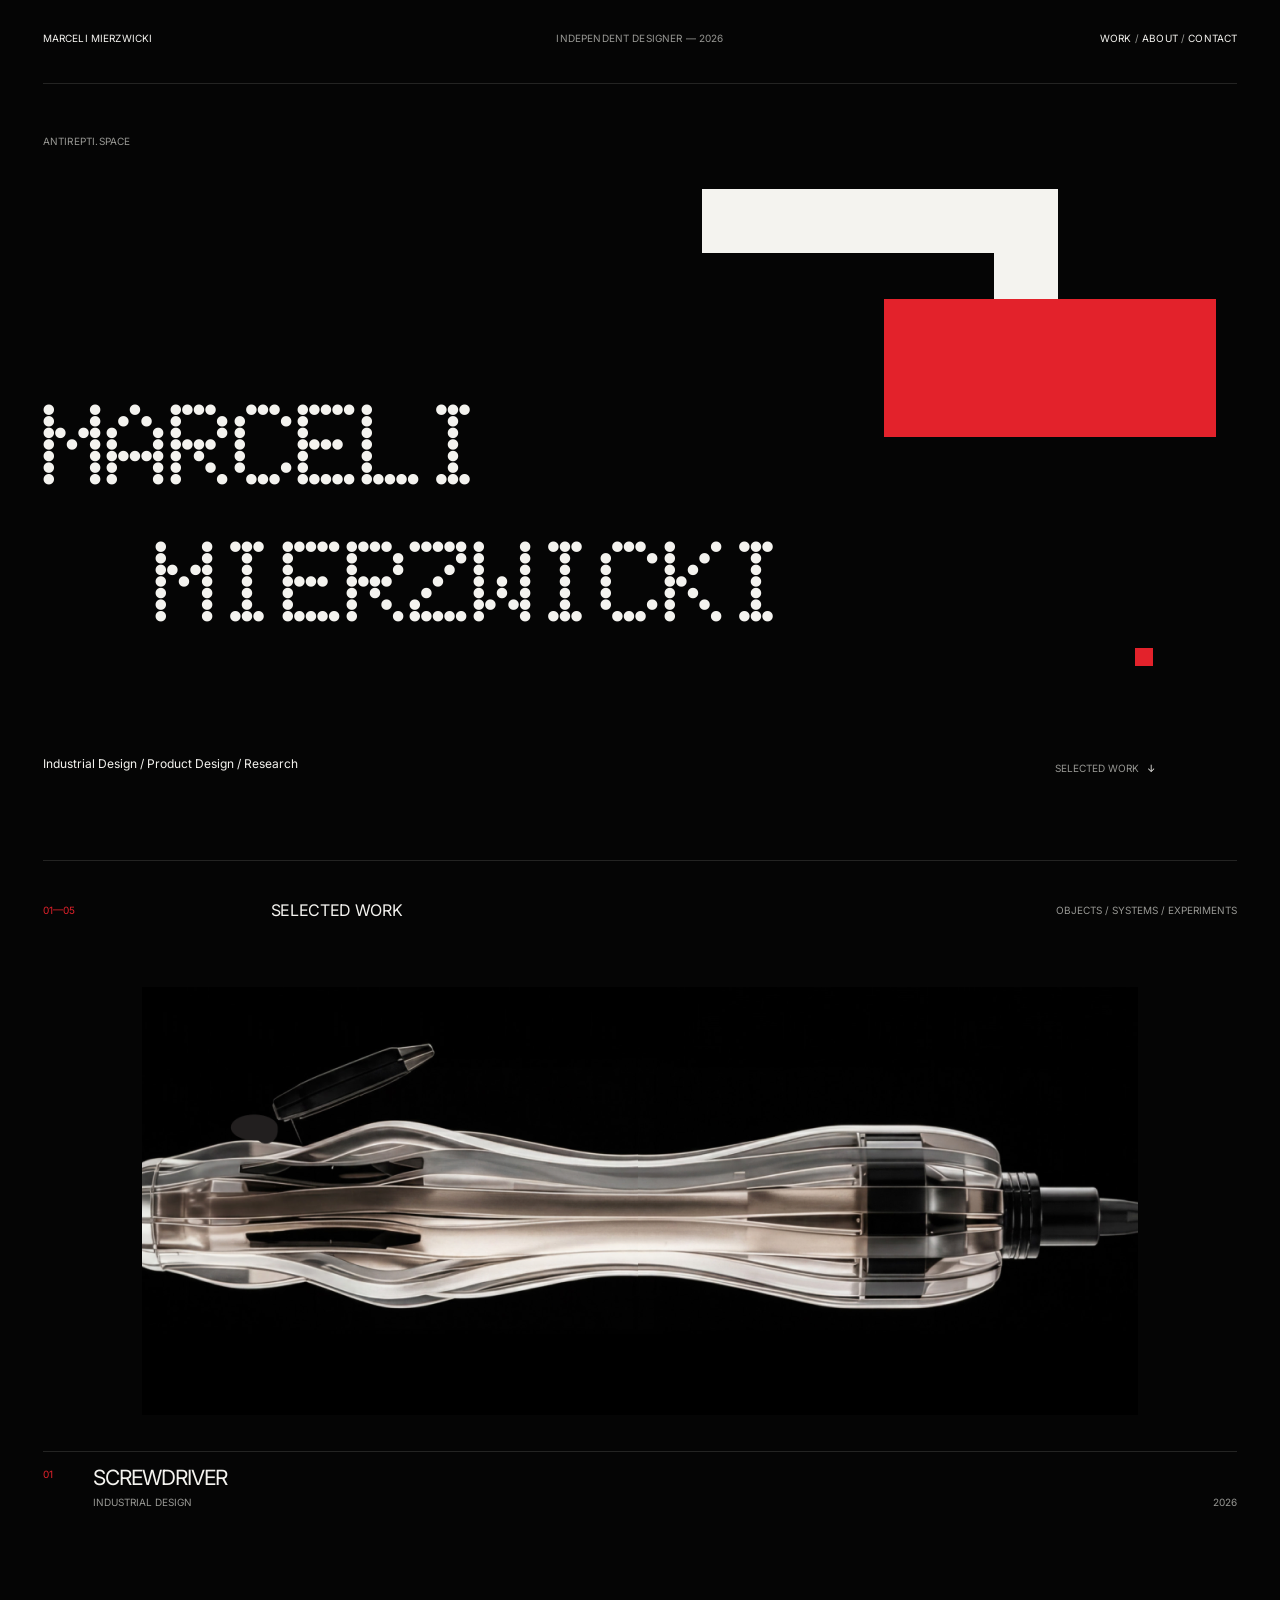
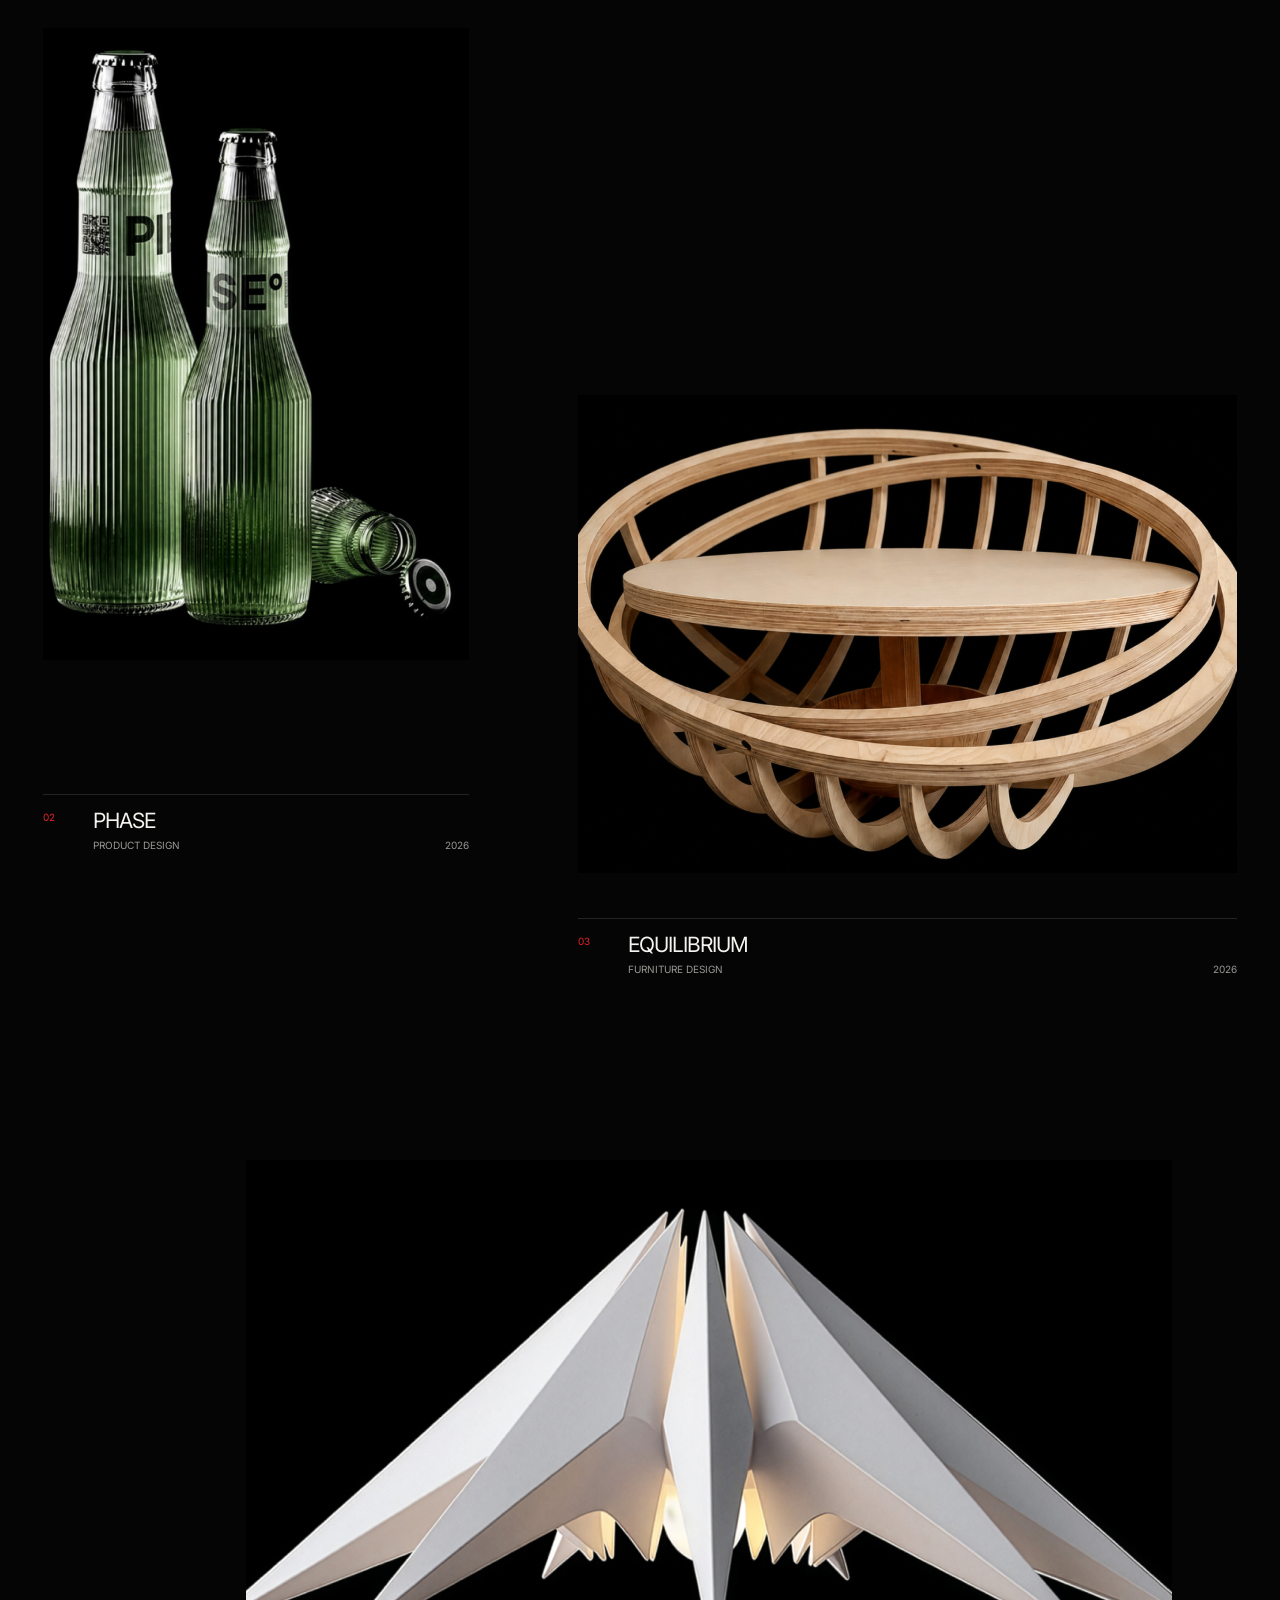
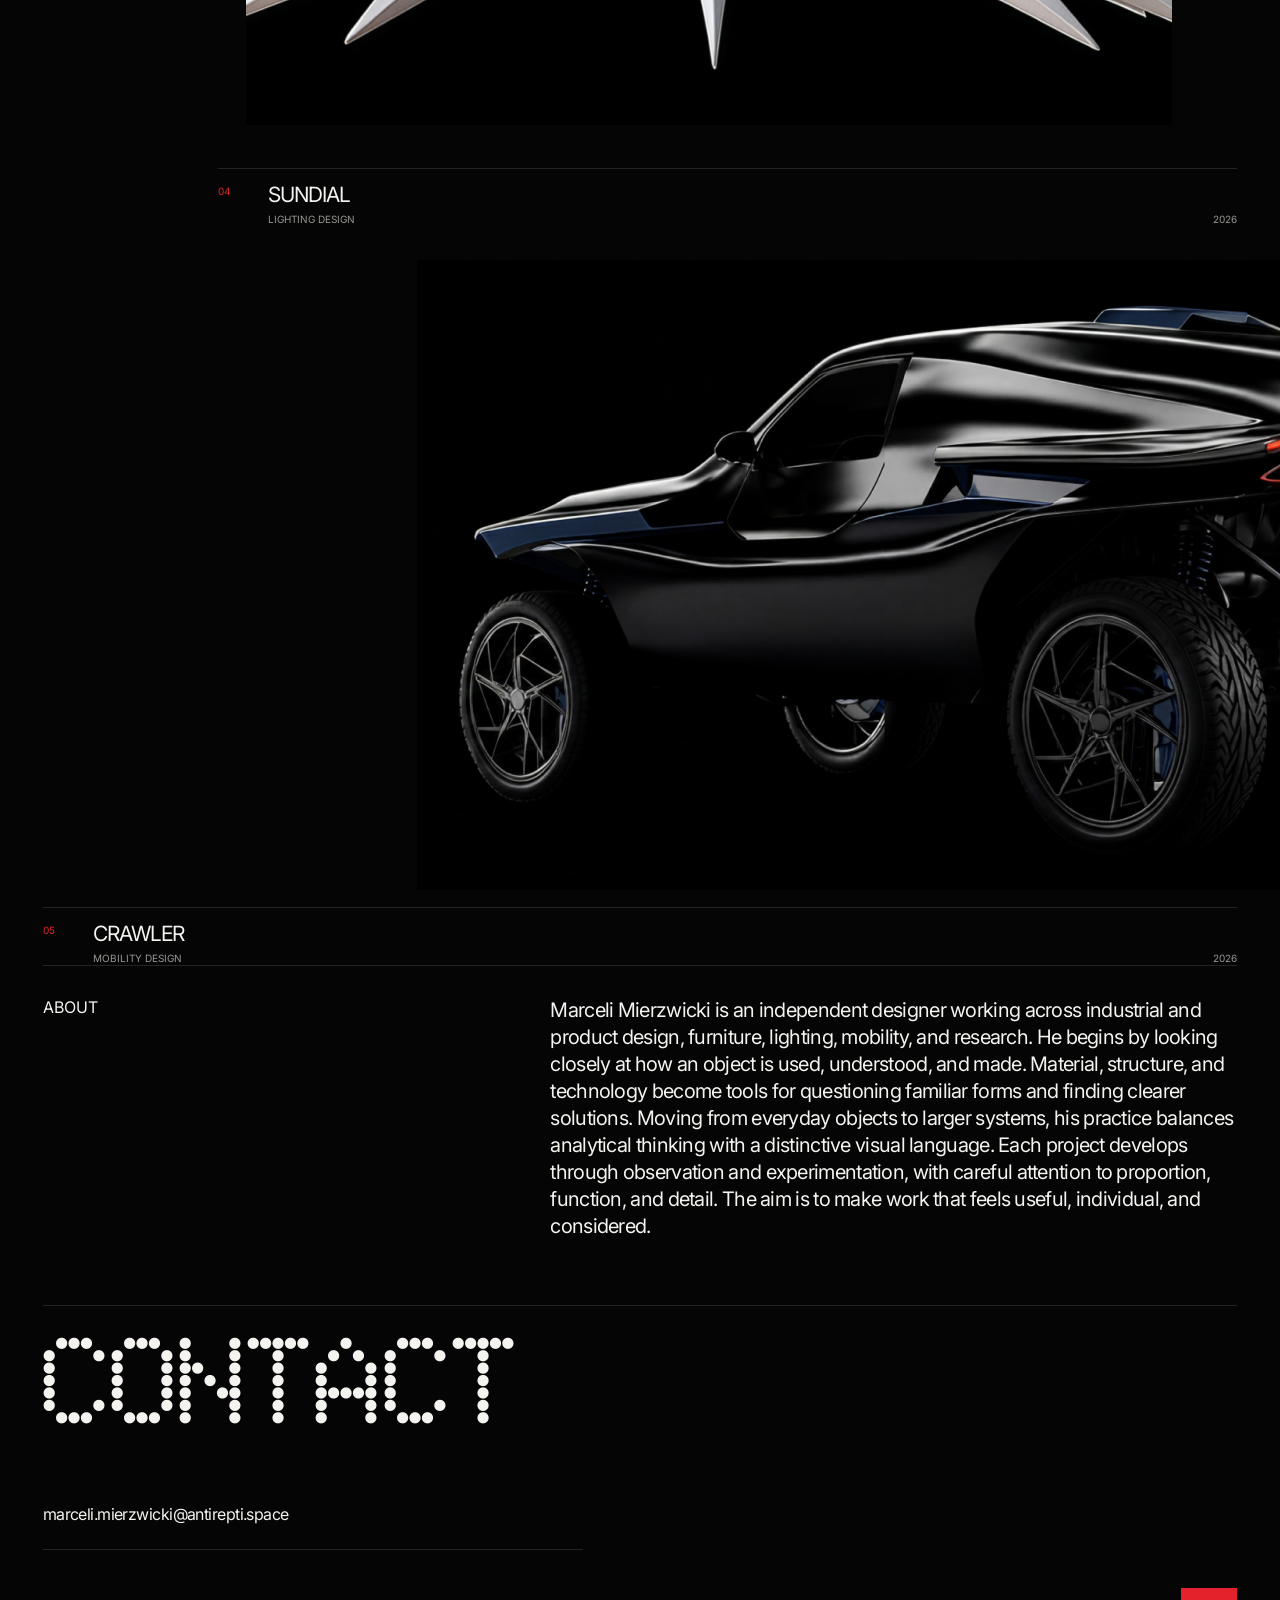
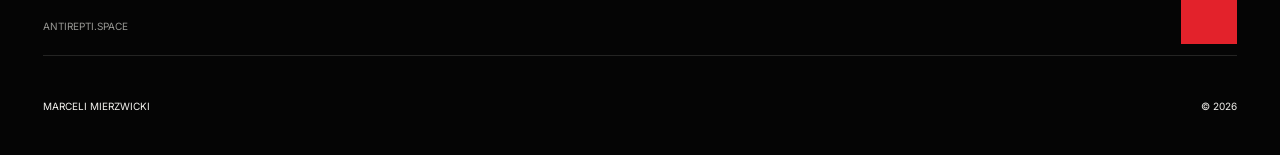
<file: index.html>
<!doctype html>
<html lang="en">
  <head>
    <meta charset="utf-8" />
    <meta name="viewport" content="width=device-width, initial-scale=1" />
    <meta name="theme-color" content="#050505" />
    <meta name="description" content="Marceli Mierzwicki is an independent designer working across industrial and product design, furniture, lighting, mobility and research." />
    <meta property="og:type" content="website" />
    <meta property="og:title" content="Marceli Mierzwicki — Independent Designer" />
    <meta property="og:description" content="Industrial design / product design / furniture / lighting / mobility / research." />
    <meta property="og:url" content="https://antirepti.space/" />
    <title>Marceli Mierzwicki — Independent Designer</title>
    <link rel="icon" href="./favicon.svg" type="image/svg+xml" />
    <link rel="preconnect" href="https://fonts.googleapis.com" />
    <link rel="preconnect" href="https://fonts.gstatic.com" crossorigin />
    <link href="https://fonts.googleapis.com/css2?family=Inter:wght@400;500;600&display=swap" rel="stylesheet" />
    <link rel="stylesheet" href="./styles.css" />
  </head>
  <body>
    <header class="site-header page-gutter">
      <a class="wordmark" href="#top" aria-label="Marceli Mierzwicki, home">MARCELI MIERZWICKI</a>
      <p class="header-note">INDEPENDENT DESIGNER — 2026</p>
      <nav aria-label="Main navigation">
        <a href="#work">WORK</a><span aria-hidden="true"> / </span><a href="#about">ABOUT</a><span aria-hidden="true"> / </span><a href="#contact">CONTACT</a>
      </nav>
      <span class="header-rule" aria-hidden="true"></span>
    </header>

    <main id="top">
      <section class="hero page-gutter" aria-labelledby="hero-title">
        <p class="site-label">ANTIREPTI.SPACE</p>
        <div class="hero-mark" aria-hidden="true">
          <span class="plane plane-horizontal"></span>
          <span class="plane plane-vertical"></span>
          <span class="plane plane-red"></span>
        </div>
        <h1 class="hero-title" id="hero-title"><span>MARCELI</span><span>MIERZWICKI</span></h1>
        <span class="hero-period" aria-hidden="true"></span>
        <p class="hero-subtitle">Industrial Design / Product Design / Research</p>
        <a class="hero-scroll" href="#work">SELECTED WORK <span aria-hidden="true">↓</span></a>
      </section>

      <section class="work-intro page-gutter" id="work" aria-labelledby="work-heading">
        <span class="work-count">01—05</span>
        <h2 id="work-heading">SELECTED WORK</h2>
        <p>OBJECTS / SYSTEMS / EXPERIMENTS</p>
      </section>

      <section class="project project-screwdriver page-gutter" aria-labelledby="screwdriver-title">
        <a class="project-image-link" href="./project.html?slug=screwdriver" aria-label="View details for the Screwdriver project">
          <img class="project-image screwdriver-image" src="./assets/screwdriver.png" width="1120" height="428" alt="Transparent multifunctional screwdriver with a sculpted clear handle and exposed bit storage" fetchpriority="high" />
        </a>
        <div class="project-caption">
          <span class="project-number">01</span>
          <div class="project-name">
            <h3 id="screwdriver-title"><a href="./project.html?slug=screwdriver">SCREWDRIVER</a></h3>
            <p>INDUSTRIAL DESIGN</p>
          </div>
          <span class="project-year">2026</span>
        </div>
      </section>

      <section class="project-pair page-gutter" aria-label="Product and furniture design projects">
        <article class="project project-phase" aria-labelledby="phase-title">
          <a class="project-image-link" href="./project.html?slug=phase" aria-label="View details for the Phase project">
            <img class="project-image" src="./assets/phase.png" width="480" height="648" alt="Two green glass bottles with vertically ribbed surfaces" loading="lazy" decoding="async" />
          </a>
          <div class="project-caption">
            <span class="project-number">02</span>
            <div class="project-name">
              <h3 id="phase-title"><a href="./project.html?slug=phase">PHASE</a></h3>
              <p>PRODUCT DESIGN</p>
            </div>
            <span class="project-year">2026</span>
          </div>
        </article>
        <article class="project project-equilibrium" aria-labelledby="equilibrium-title">
          <a class="project-image-link" href="./project.html?slug=equilibrium" aria-label="View details for the Equilibrium project">
            <img class="project-image" src="./assets/equilibrium.png" width="742" height="478" alt="Sculptural circular low table made from curved timber ribs" loading="lazy" decoding="async" />
          </a>
          <div class="project-caption">
            <span class="project-number">03</span>
            <div class="project-name">
              <h3 id="equilibrium-title"><a href="./project.html?slug=equilibrium">EQUILIBRIUM</a></h3>
              <p>FURNITURE DESIGN</p>
            </div>
            <span class="project-year">2026</span>
          </div>
        </article>
      </section>

      <section class="project project-sundial page-gutter" aria-labelledby="sundial-title">
        <a class="project-image-link" href="./project.html?slug=sundial" aria-label="View details for the Sundial project">
          <img class="project-image" src="./assets/sundial.png" width="1116" height="565" alt="Angular white sculptural pendant light with warm illuminated inner surfaces" loading="lazy" decoding="async" />
        </a>
        <div class="project-caption">
          <span class="project-number">04</span>
          <div class="project-name">
            <h3 id="sundial-title"><a href="./project.html?slug=sundial">SUNDIAL</a></h3>
            <p>LIGHTING DESIGN</p>
          </div>
          <span class="project-year">2026</span>
        </div>
      </section>

      <section class="project project-crawler page-gutter" aria-labelledby="crawler-title">
        <a class="project-image-link" href="./project.html?slug=crawler" aria-label="View details for the Crawler project">
          <img class="project-image" src="./assets/crawler.png" width="1392" height="630" alt="Black all-terrain electric vehicle concept with open frame, large wheels and red rear lights" loading="lazy" decoding="async" />
        </a>
        <div class="project-caption">
          <span class="project-number">05</span>
          <div class="project-name">
            <h3 id="crawler-title"><a href="./project.html?slug=crawler">CRAWLER</a></h3>
            <p>MOBILITY DESIGN</p>
          </div>
          <span class="project-year">2026</span>
        </div>
      </section>

      <section class="about page-gutter" id="about" aria-labelledby="about-heading">
        <h2 id="about-heading">ABOUT</h2>
        <p>Marceli Mierzwicki is an independent designer working across industrial and product design, furniture, lighting, mobility, and research. He begins by looking closely at how an object is used, understood, and made. Material, structure, and technology become tools for questioning familiar forms and finding clearer solutions. Moving from everyday objects to larger systems, his practice balances analytical thinking with a distinctive visual language. Each project develops through observation and experimentation, with careful attention to proportion, function, and detail. The aim is to make work that feels useful, individual, and considered.</p>
      </section>

      <section class="contact page-gutter" id="contact" aria-labelledby="contact-heading">
        <h2 id="contact-heading">CONTACT</h2>
        <a class="email-link" href="mailto:marceli.mierzwicki@antirepti.space">marceli.mierzwicki@antirepti.space</a>
        <span class="email-rule" aria-hidden="true"></span>
        <p class="contact-label">ANTIREPTI.SPACE</p>
        <span class="contact-mark" aria-hidden="true"></span>
      </section>
    </main>

    <footer class="site-footer page-gutter">
      <span>MARCELI MIERZWICKI</span>
      <span>© 2026</span>
    </footer>
  </body>
</html>
</file>
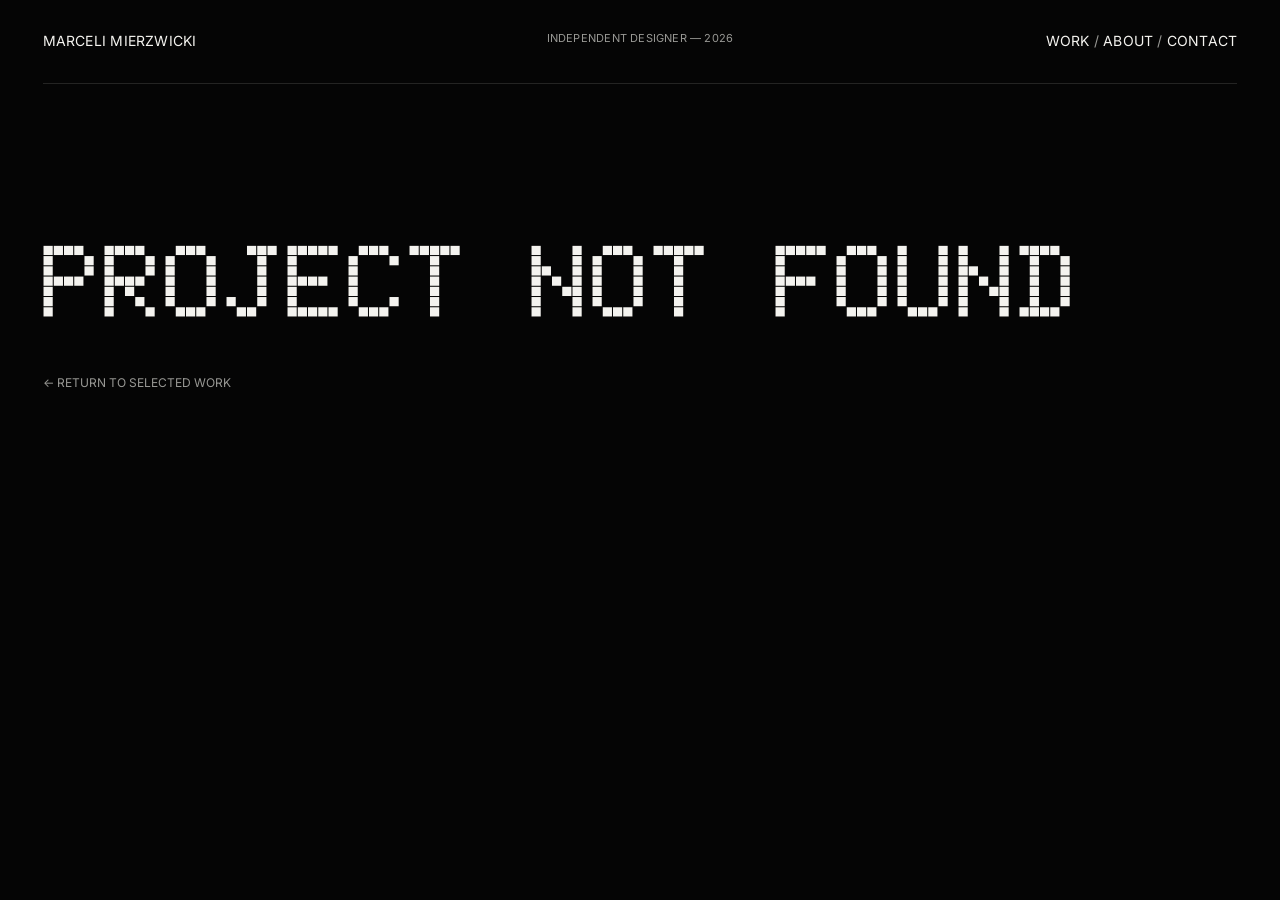
<file: project.html>
<!doctype html>
<html lang="en">
  <head>
    <meta charset="utf-8" />
    <meta name="viewport" content="width=device-width, initial-scale=1" />
    <meta name="theme-color" content="#050505" />
    <meta name="description" content="Project details from Marceli Mierzwicki’s independent design practice." />
    <meta property="og:type" content="website" />
    <meta property="og:title" content="Project — Marceli Mierzwicki" />
    <meta property="og:description" content="Industrial design / product design / research." />
    <meta property="og:url" content="https://antirepti.space/project.html" />
    <title>Project — Marceli Mierzwicki</title>
    <link rel="icon" href="./favicon.svg" type="image/svg+xml" />
    <link rel="preconnect" href="https://fonts.googleapis.com" />
    <link rel="preconnect" href="https://fonts.gstatic.com" crossorigin />
    <link href="https://fonts.googleapis.com/css2?family=Inter:wght@400;500;600&display=swap" rel="stylesheet" />
    <link rel="stylesheet" href="./styles.css?v=project-pages-20261123" />
    <script src="./project.js?v=project-pages-20261123" defer></script>
  </head>
  <body>
    <header class="site-header page-gutter project-site-header">
      <a class="wordmark" href="./index.html#top" aria-label="Marceli Mierzwicki, home">MARCELI MIERZWICKI</a>
      <p class="header-note">INDEPENDENT DESIGNER — 2026</p>
      <nav aria-label="Main navigation">
        <a href="./index.html#work">WORK</a><span aria-hidden="true"> / </span><a href="./index.html#about">ABOUT</a><span aria-hidden="true"> / </span><a href="./index.html#contact">CONTACT</a>
      </nav>
      <span class="header-rule" aria-hidden="true"></span>
    </header>

    <main class="project-page" id="project-page">
      <section class="project-opening page-gutter" id="project-opening">
        <a class="opening-back" href="./index.html#work">← ALL WORK</a>
        <p class="opening-category" id="detail-category">01 / INDUSTRIAL DESIGN</p>
        <h1 class="project-title" id="detail-title">SCREWDRIVER</h1>
        <p class="project-subtitle" id="detail-subtitle">Multifunctional hand tool</p>
        <figure class="project-opening-visual" id="detail-main-visual">
          <img id="detail-image" src="./assets/screwdriver.png" alt="Transparent multifunctional screwdriver with a sculpted clear handle and exposed bit storage" fetchpriority="high" />
        </figure>
        <div class="opening-baseline" aria-hidden="true">
          <span>PORTFOLIO / 2026</span>
          <span id="detail-progress">01 — 05</span>
        </div>
      </section>

      <section class="project-overview page-gutter" aria-labelledby="overview-heading">
        <h2 class="section-eyebrow" id="overview-heading">01 / OVERVIEW</h2>
        <p class="overview-lead" id="overview-lead">An experimental hand tool combining ratcheting, telescopic reach and directly accessible bit storage.</p>
        <p class="overview-body" id="overview-body">Designed for constrained workspaces, the tool prioritises one-handed usability, fast access and ergonomic control. Instead of relying on rubberised coatings, it investigates how geometry itself can generate tactile interaction.</p>
      </section>

      <section class="project-study project-study-first page-gutter" aria-labelledby="study-one-heading">
        <figure class="study-figure study-figure-first">
          <div class="study-image-gallery" id="study-one-gallery"></div>
          <figcaption id="study-one-caption">02 / EXPOSED BIT STORAGE</figcaption>
        </figure>
        <div class="study-copy">
          <h2 id="study-one-heading">GEOMETRY AS GRIP</h2>
          <p id="study-one-copy">Sectional variation, surface rhythm and sculpted finger indexing replace soft rubber. The handle becomes the ergonomic system, designed for stable control during repetitive mechanical work.</p>
        </div>
      </section>

      <section class="project-study project-study-material page-gutter" aria-labelledby="study-two-heading">
        <figure class="study-figure study-figure-material" id="study-two-figure">
          <div class="study-image-gallery" id="study-two-gallery"></div>
          <figcaption id="study-two-caption">03 / END VIEW &amp; SHAFT INTERFACE</figcaption>
        </figure>
        <div class="study-copy">
          <h2 id="study-two-heading">DIRECT ACCESS</h2>
          <p id="study-two-copy">Externally accessible bits reduce the actions needed to change tools. Ratcheting and telescopic reach are condensed into the core structure, keeping function visible rather than concealed.</p>
        </div>
      </section>

      <section class="project-development page-gutter" aria-labelledby="development-heading">
        <h2 class="section-eyebrow" id="development-heading">04 / DEVELOPMENT</h2>
        <p class="development-copy" id="development-copy">From FDM PLA to SLA resin, prototypes refined grip, tolerances and surface quality. Translucency exposes the inner mechanism, making usability and construction the source of the object’s identity.</p>
        <div class="project-credits" id="project-credits" aria-label="Project credits"></div>
      </section>

      <section class="next-project page-gutter" aria-labelledby="next-project-label">
        <p class="next-project-label" id="next-project-label">NEXT PROJECT / 02</p>
        <a class="next-project-link" id="detail-next" href="./project.html?slug=phase">
          <span class="next-project-name" id="next-project-name">PHASE →</span>
          <img class="next-project-image" id="next-project-image" src="./assets/phase.png" alt="" loading="lazy" decoding="async" />
        </a>
        <a class="next-project-all-work" href="./index.html#work">ALL WORK</a>
      </section>
    </main>

    <footer class="site-footer page-gutter project-site-footer">
      <span>MARCELI MIERZWICKI</span>
      <span>© 2026</span>
    </footer>

    <main class="project-not-found page-gutter" id="project-not-found" hidden>
      <p>PROJECT NOT FOUND</p>
      <a href="./index.html#work">← RETURN TO SELECTED WORK</a>
    </main>
  </body>
</html>
</file>
<file: styles.css>
:root {
  color-scheme: dark;
  --background: #050505;
  --foreground: #f4f3ef;
  --secondary: #989894;
  --accent: #e3222b;
  --rule: #242423;
  --gutter: clamp(20px, 3.333vw, 48px);
  --micro: 10px;
}

* { box-sizing: border-box; }

@font-face {
  font-family: "Doto";
  src: url("./assets/doto-variable.ttf") format("truetype");
  font-style: normal;
  font-weight: 100 900;
  font-display: swap;
}

html {
  scroll-behavior: smooth;
  background: var(--background);
}

body {
  margin: 0;
  background: var(--background);
  color: var(--foreground);
  font-family: "Inter", Arial, sans-serif;
  font-size: 12px;
  font-weight: 400;
  -webkit-font-smoothing: antialiased;
}

a { color: inherit; text-decoration: none; }
a:hover { color: var(--accent); }
a:focus-visible { outline: 1px solid var(--accent); outline-offset: 5px; }

.page-gutter { padding-inline: var(--gutter); }

.site-header {
  position: relative;
  display: grid;
  grid-template-columns: 1fr 1fr 1fr;
  align-items: start;
  height: 100px;
  padding-top: 31px;
  font-size: var(--micro);
  line-height: 1.4;
  letter-spacing: .015em;
}

.wordmark { justify-self: start; }
.header-note { justify-self: center; margin: 0; color: var(--secondary); }
.site-header nav { justify-self: end; white-space: nowrap; }
.site-header nav span { color: var(--secondary); }
.header-rule { position: absolute; bottom: 16px; left: var(--gutter); right: var(--gutter); border-bottom: 1px solid var(--rule); }

.hero {
  position: relative;
  height: 760px;
  overflow: hidden;
}

.site-label {
  position: absolute;
  top: 35px;
  left: var(--gutter);
  margin: 0;
  color: var(--secondary);
  font-size: var(--micro);
  letter-spacing: .02em;
}

.hero-mark { position: absolute; inset: 0; pointer-events: none; }
.plane { position: absolute; display: block; }
.plane-horizontal {
  top: 89px;
  left: 54.86%;
  width: 27.22%;
  height: 64px;
  background: var(--foreground);
}
.plane-vertical {
  top: 89px;
  left: 77.64%;
  width: 64px;
  height: 248px;
  background: var(--foreground);
}
.plane-red {
  top: 199px;
  left: 69.1%;
  width: 332px;
  height: 138px;
  background: var(--accent);
}

.hero-title {
  position: absolute;
  top: 277px;
  left: var(--gutter);
  display: flex;
  flex-direction: column;
  margin: 0;
  color: var(--foreground);
  font-family: "Doto", "Courier New", monospace;
  font-size: clamp(42px, 9.05vw, 132px);
  font-weight: 900;
  line-height: 1.18;
  letter-spacing: -.055em;
  font-variation-settings: "ROND" 100;
  white-space: nowrap;
}
.hero-title span + span { margin-left: 8.75vw; }
.hero-period { position: absolute; top: 548px; right: 9.93%; width: 18px; height: 18px; background: var(--accent); }
.hero-subtitle { position: absolute; bottom: 89px; left: var(--gutter); margin: 0; font-size: 12px; }
.hero-scroll { position: absolute; right: 9.8%; bottom: 86px; color: var(--secondary); font-size: var(--micro); }
.hero-scroll span { padding-left: 5px; color: var(--foreground); }

.work-intro {
  position: relative;
  display: grid;
  grid-template-columns: 228px 1fr auto;
  align-items: center;
  height: 100px;
}
.work-intro::before { content: ""; position: absolute; top: 0; left: var(--gutter); right: var(--gutter); border-top: 1px solid var(--rule); }
.work-count, .project-number { color: var(--accent); font-size: var(--micro); }
.work-intro h2 { margin: 0; font-size: 16px; font-weight: 400; letter-spacing: -.02em; }
.work-intro p { margin: 0; color: var(--secondary); font-size: var(--micro); }

.project { position: relative; }
.project-image-link { display: block; }
.project-image { display: block; width: 100%; height: 100%; background: #000; object-fit: contain; }
.project-image-link:hover .project-image { opacity: .88; }
.project-screwdriver { height: 620px; padding-top: 27px; }
.project-screwdriver .project-image-link { width: 83.333%; height: 428px; margin-inline: auto; }
.project-screwdriver .project-image { object-fit: cover; }
.project-caption {
  position: absolute;
  right: var(--gutter);
  bottom: 71px;
  left: var(--gutter);
  display: grid;
  grid-template-columns: 50px 1fr auto;
  align-items: start;
  min-height: 50px;
  padding-top: 16px;
  border-top: 1px solid var(--rule);
}
.project-name h3 { margin: -4px 0 3px; font-size: 21px; line-height: 1.35; font-weight: 400; letter-spacing: -.045em; }
.project-name h3 a { color: inherit; }
.project-name p, .project-year { margin: 0; color: var(--secondary); font-size: var(--micro); line-height: 1.4; }
.project-year { align-self: end; }

.project-pair {
  position: relative;
  height: 1180px;
}
.project-phase, .project-equilibrium { position: absolute; }
.project-phase { top: 40px; left: var(--gutter); width: 33.333%; }
.project-phase .project-image-link { height: 648px; }
.project-phase .project-image { object-fit: cover; }
.project-phase .project-caption { top: 774px; bottom: auto; left: 0; right: 0; }
.project-equilibrium { top: 415px; left: 45.14%; width: 51.53%; }
.project-equilibrium .project-image-link { height: 478px; }
.project-equilibrium .project-image { object-fit: cover; }
.project-equilibrium .project-caption { top: 523px; bottom: auto; left: 0; right: 0; }

.project-sundial { height: 700px; padding-top: 0; }
.project-sundial .project-image-link { width: 77.5%; height: 565px; margin-left: 17%; }
.project-sundial .project-image { object-fit: cover; }
.project-sundial .project-caption { left: 17%; right: var(--gutter); bottom: 34px; }

.project-crawler { height: 705px; padding-top: 0; overflow: hidden; }
.project-crawler .project-image-link { width: calc(100% + 112px); height: 630px; margin-left: 0; }
.project-crawler .project-image { object-fit: cover; object-position: left center; }
.project-crawler .project-caption { bottom: 0; }

.about, .contact { position: relative; }
.about { display: grid; grid-template-columns: 42.5% 1fr; align-items: start; height: 340px; padding-top: 32px; }
.about::before, .contact::before, .site-footer::before { content: ""; position: absolute; top: 0; left: var(--gutter); right: var(--gutter); border-top: 1px solid var(--rule); }
.about h2 { margin: 0; font-size: 16px; font-weight: 400; }
.about p { max-width: 720px; margin: 0; font-size: 20px; line-height: 1.35; letter-spacing: -.035em; }

.contact { height: 350px; padding-top: 14px; }
.contact h2 {
  margin: 0;
  font-family: "Doto", "Courier New", monospace;
  font-size: clamp(76px, 9.7vw, 140px);
  font-weight: 900;
  line-height: 1;
  letter-spacing: -.055em;
  font-variation-settings: "ROND" 100;
}
.email-link { position: absolute; top: 199px; left: var(--gutter); font-size: 16px; letter-spacing: -.035em; }
.email-rule { position: absolute; top: 244px; left: var(--gutter); width: 42.2%; border-top: 1px solid var(--rule); }
.contact-label { position: absolute; bottom: 23px; left: var(--gutter); margin: 0; color: var(--secondary); font-size: var(--micro); }
.contact-mark { position: absolute; right: var(--gutter); bottom: 11px; width: 56px; height: 56px; background: var(--accent); }

.site-footer { position: relative; display: flex; align-items: center; justify-content: space-between; height: 100px; padding-top: 1px; font-size: var(--micro); }
.site-footer::before { top: 0; }

@media (max-width: 700px) {
  :root { --gutter: 20px; --micro: 9px; }
  body { font-size: 11px; }
  .site-header { display: flex; flex-direction: column; gap: 21px; height: 140px; padding-top: 24px; }
  .wordmark { font-size: 10px; }
  .header-note { order: 3; justify-self: start; margin: 0; }
  .site-header nav { order: 2; justify-self: start; }
  .header-rule { bottom: 0; }

  .hero { height: 580px; }
  .site-label { top: 25px; }
  .plane-horizontal { top: 99px; left: 35.64%; width: 46.15%; height: 31px; }
  .plane-vertical { top: 99px; left: 73.85%; width: 31px; height: 127px; }
  .plane-red { top: 161px; left: 58.72%; width: 141px; height: 65px; }
  .hero-title { top: 291px; font-size: clamp(38px, 10.77vw, 48px); line-height: 1.2; letter-spacing: -.06em; }
  .hero-title span + span { margin-left: 0; }
  .hero-period { top: 399px; right: 12.82%; width: 7px; height: 7px; }
  .hero-subtitle { top: 489px; bottom: auto; font-size: 9px; white-space: nowrap; }
  .hero-scroll { top: 544px; right: auto; bottom: auto; left: var(--gutter); font-size: 9px; }

  .work-intro { grid-template-columns: 80px 1fr; height: 80px; }
  .work-intro h2 { font-size: 14px; }
  .work-intro p { display: none; }

  .project-screwdriver { height: 350px; padding-top: 25px; }
  .project-screwdriver .project-image-link { width: 100%; height: 170px; }
  .project-screwdriver .project-image { object-fit: cover; }
  .project-caption { bottom: 10px; grid-template-columns: 31px 1fr auto; min-height: 65px; padding-top: 14px; }
  .project-name h3 { margin-top: -3px; font-size: 15px; }
  .project-name p, .project-year { font-size: 9px; }

  .project-pair { height: 1040px; }
  .project-phase { top: 0; left: 0; width: 81.43%; }
  .project-phase .project-image-link { height: 405px; }
  .project-phase .project-image { object-fit: cover; }
  .project-phase .project-caption { top: 437px; bottom: auto; }
  .project-equilibrium { top: 601px; left: 12.57%; width: 87.43%; }
  .project-equilibrium .project-image-link { height: 210px; }
  .project-equilibrium .project-image { object-fit: cover; }
  .project-equilibrium .project-caption { top: 239px; bottom: auto; }

  .project-sundial { height: 380px; }
  .project-sundial .project-image-link { width: 100%; height: 233px; margin-left: 0; }
  .project-sundial .project-image { object-fit: cover; }
  .project-sundial .project-caption { top: 263px; bottom: auto; left: 0; }

  .project-crawler { height: 390px; }
  .project-crawler .project-image-link { width: 100%; height: 235px; }
  .project-crawler .project-image { object-fit: cover; }
  .project-crawler .project-caption { top: 270px; bottom: auto; }

  .about { display: block; height: 520px; padding-top: 32px; }
  .about h2 { font-size: 13px; }
  .about p { max-width: 338px; margin-top: 42px; font-size: 17px; line-height: 1.35; }
  .contact { height: 300px; padding-top: 27px; }
  .contact h2 { font-size: clamp(66px, 19.74vw, 77px); }
  .email-link { top: 154px; font-size: 11px; }
  .email-rule { top: 183px; width: 78.5%; }
  .contact-label { bottom: 36px; }
  .contact-mark { right: var(--gutter); bottom: 36px; width: 24px; height: 24px; }
  .site-footer { height: 100px; }
}

@media (prefers-reduced-motion: reduce) {
  html { scroll-behavior: auto; }
}

.project-site-header {
  grid-template-columns: 1fr 1fr 1fr;
  font-size: 14px;
}
.project-site-header .header-note { font-size: 11px; }
.project-site-header nav { font-size: 14px; }

.project-page { overflow: hidden; }
.project-opening {
  position: relative;
  height: 1030px;
  overflow: hidden;
}
.opening-back, .opening-category {
  position: absolute;
  top: 28px;
  margin: 0;
  color: var(--secondary);
  font-size: 12px;
  line-height: 1.45;
}
.opening-back { left: var(--gutter); }
.opening-category { right: var(--gutter); }
.project-title {
  position: absolute;
  top: 105px;
  left: var(--gutter);
  margin: 0;
  font-family: "Doto", "Courier New", monospace;
  font-size: clamp(72px, 7.78vw, 112px);
  font-weight: 900;
  line-height: 1.1;
  letter-spacing: -.055em;
  font-variation-settings: "ROND" 0;
  white-space: nowrap;
}
.project-title::after {
  display: inline-block;
  width: 16px;
  height: 16px;
  margin-left: .1em;
  background: var(--accent);
  content: "";
  vertical-align: .02em;
}
.project-subtitle {
  position: absolute;
  top: 285px;
  left: var(--gutter);
  margin: 0;
  font-size: 18px;
  line-height: 1.45;
}
.project-opening-visual {
  position: absolute;
  top: 390px;
  left: 11.11%;
  width: 77.78%;
  height: 530px;
  margin: 0;
}
.project-opening-visual img {
  display: block;
  width: 100%;
  height: 100%;
  object-fit: contain;
}
.project-opening[data-project="phase"] .project-opening-visual {
  left: 19.17%;
  width: 43.06%;
}
.project-opening[data-project="crawler"] .project-title,
.project-opening[data-project="sundial"] .project-title {
  font-size: clamp(86px, 9.72vw, 140px);
}
.project-opening[data-project="crawler"] .project-opening-visual {
  top: 360px;
  left: var(--gutter);
  width: calc(100% - 2 * var(--gutter));
  height: 600px;
}
.opening-baseline {
  position: absolute;
  top: 970px;
  right: var(--gutter);
  left: var(--gutter);
  display: flex;
  justify-content: space-between;
  color: var(--secondary);
  font-size: 11px;
  line-height: 1.45;
}

.project-overview {
  position: relative;
  display: grid;
  grid-template-columns: 25.45% 40.92% minmax(0, 1fr);
  column-gap: 5.06%;
  height: 330px;
  padding-top: 28px;
}
.project-overview::before,
.project-development::before,
.next-project::before,
.project-site-footer::before {
  position: absolute;
  top: 0;
  right: var(--gutter);
  left: var(--gutter);
  border-top: 1px solid var(--rule);
  content: "";
}
.section-eyebrow {
  margin: 0;
  color: var(--accent);
  font-family: "Doto", "Courier New", monospace;
  font-size: 17px;
  font-weight: 900;
  line-height: 1.1;
  font-variation-settings: "ROND" 0;
}
.overview-lead {
  margin: 0;
  font-size: 30px;
  line-height: 1.45;
  letter-spacing: -.02em;
}
.overview-body {
  margin: 5px 0 0;
  color: var(--secondary);
  font-size: 16px;
  line-height: 1.45;
}

.project-study {
  position: relative;
  display: grid;
}
.project-study-first {
  grid-template-columns: 67% minmax(0, 1fr);
  column-gap: 4.46%;
  height: 820px;
}
.study-figure { min-width: 0; margin: 0; }
.study-image-gallery {
  display: flex;
  align-items: center;
  justify-content: center;
  width: 100%;
}
.study-image-gallery img {
  display: block;
  width: 100%;
  height: 100%;
  object-fit: contain;
}
.study-figure-first .study-image-gallery { height: 610px; }
.study-figure figcaption {
  margin-top: 52px;
  color: var(--secondary);
  font-size: 11px;
  line-height: 1.5;
}
.study-copy { min-width: 0; }
.project-study-first .study-copy { margin-top: 95px; }
.study-copy h2 {
  margin: 0;
  font-family: "Doto", "Courier New", monospace;
  font-size: 28px;
  font-weight: 900;
  line-height: 1.15;
  font-variation-settings: "ROND" 0;
}
.study-copy p {
  margin: 64px 0 0;
  color: var(--secondary);
  font-size: 17px;
  line-height: 1.5;
}

.project-study-material {
  grid-template-columns: 27% minmax(0, 1fr);
  column-gap: 7.1%;
  height: 850px;
}
.project-study-material .study-copy {
  grid-column: 1;
  grid-row: 1;
  margin-top: 102px;
}
.project-study-material .study-figure {
  grid-column: 2;
  grid-row: 1;
}
.study-figure-material .study-image-gallery { height: 640px; }
.study-image-gallery.is-multiple {
  display: grid;
  grid-template-rows: repeat(2, 300px);
  gap: 30px;
  height: 630px;
  margin-top: 70px;
}
.study-figure-material.is-multiple figcaption { margin-top: -45px; }

.project-development {
  position: relative;
  display: grid;
  grid-template-columns: 25.45% 40.92% minmax(0, 1fr);
  column-gap: 5.06%;
  height: 330px;
  padding-top: 28px;
}
.development-copy {
  margin: 0;
  font-size: 23px;
  line-height: 1.5;
}
.project-credits {
  margin-top: 5px;
  color: var(--secondary);
  font-size: 13px;
  line-height: 1.5;
}
.project-credits p { margin: 0; }

.next-project {
  position: relative;
  height: 300px;
}
.next-project-label {
  position: absolute;
  top: 32px;
  left: var(--gutter);
  margin: 0;
  color: var(--secondary);
  font-size: 12px;
  line-height: 1.5;
}
.next-project-name {
  position: absolute;
  top: 93px;
  left: var(--gutter);
  font-family: "Doto", "Courier New", monospace;
  font-size: 72px;
  font-weight: 900;
  line-height: 1.15;
  letter-spacing: -.05em;
  font-variation-settings: "ROND" 0;
  white-space: nowrap;
}
.next-project-image {
  position: absolute;
  top: 34px;
  right: var(--gutter);
  display: block;
  width: 342px;
  height: 215px;
  object-fit: contain;
}
.next-project-all-work {
  position: absolute;
  top: 236px;
  left: var(--gutter);
  color: var(--secondary);
  font-size: 11px;
  line-height: 1.5;
}
.next-project-link:hover .next-project-name { color: var(--accent); }

.project-site-footer { position: relative; }
.project-site-footer::before { top: 0; }
.project-not-found {
  min-height: 580px;
  padding-top: 120px;
  color: var(--foreground);
}
.project-not-found p {
  margin: 0 0 32px;
  font-family: "Doto", "Courier New", monospace;
  font-size: clamp(42px, 8vw, 112px);
  font-weight: 900;
}
.project-not-found a { color: var(--secondary); }
[hidden] { display: none !important; }

@media (max-width: 700px) {
  .project-site-header {
    display: flex;
    flex-direction: column;
    gap: 21px;
    height: 140px;
    padding-top: 24px;
  }
  .project-site-header .wordmark { font-size: 13px; }
  .project-site-header nav { order: 2; font-size: 12px; }
  .project-site-header .header-note {
    order: 3;
    align-self: start;
    margin: 0;
    font-size: 10px;
  }
  .project-site-header .header-rule { bottom: 0; }

  .project-opening { height: 730px; }
  .opening-back, .opening-category {
    top: 23px;
    font-size: 11px;
  }
  .opening-category { top: 71px; right: auto; left: var(--gutter); }
  .project-title {
    top: 112px;
    font-size: clamp(36px, 11.28vw, 44px);
    line-height: 1.1;
  }
  .project-title::after {
    width: 7px;
    height: 7px;
    margin-left: .12em;
  }
  .project-opening[data-project="crawler"] .project-title {
    font-size: clamp(42px, 13.33vw, 52px);
  }
  .project-opening[data-project="sundial"] .project-title {
    font-size: clamp(36px, 11.28vw, 44px);
  }
  .project-subtitle {
    top: 195px;
    font-size: 14px;
  }
  .project-opening-visual,
  .project-opening[data-project="phase"] .project-opening-visual,
  .project-opening[data-project="crawler"] .project-opening-visual {
    top: 275px;
    left: var(--gutter);
    width: calc(100% - 2 * var(--gutter));
    height: 340px;
  }
  .opening-baseline {
    top: 662px;
    font-size: 10px;
  }

  .project-overview {
    display: block;
    height: 380px;
    padding-top: 24px;
  }
  .project-overview .section-eyebrow { font-size: 13px; }
  .overview-lead {
    position: absolute;
    top: 70px;
    right: var(--gutter);
    left: var(--gutter);
    font-size: 23px;
    line-height: 1.45;
  }
  .overview-body {
    position: absolute;
    top: 211px;
    right: var(--gutter);
    left: var(--gutter);
    margin: 0;
    font-size: 14px;
    line-height: 1.45;
  }

  .project-study-first,
  .project-study-material {
    display: block;
    height: 640px;
  }
  .study-figure-first .study-image-gallery,
  .study-figure-material .study-image-gallery {
    height: 350px;
  }
  .study-figure figcaption {
    margin-top: 16px;
    font-size: 10px;
  }
  .project-study .study-copy {
    margin-top: 32px;
  }
  .study-copy h2 { font-size: 22px; }
  .study-copy p {
    margin-top: 24px;
    font-size: 14px;
    line-height: 1.5;
  }
  .project-study-material { height: 650px; }
  .study-image-gallery.is-multiple {
    grid-template-rows: repeat(2, 160px);
    gap: 20px;
    height: 340px;
    margin-top: 0;
  }
  .study-figure-material.is-multiple figcaption { margin-top: 16px; }

  .project-development {
    display: block;
    height: 430px;
    padding-top: 24px;
  }
  .project-development .section-eyebrow { font-size: 13px; }
  .development-copy {
    position: absolute;
    top: 75px;
    right: var(--gutter);
    left: var(--gutter);
    font-size: 16px;
    line-height: 1.5;
  }
  .project-credits {
    position: absolute;
    top: 249px;
    right: var(--gutter);
    left: var(--gutter);
    margin: 0;
    font-size: 11px;
  }

  .next-project { height: 240px; }
  .next-project-label {
    top: 24px;
    font-size: 11px;
  }
  .next-project-name {
    top: 77px;
    font-size: 38px;
  }
  .next-project-image { display: none; }
  .next-project-all-work {
    top: 177px;
    font-size: 10px;
  }
  .project-site-footer { height: 100px; }
}
</file>
